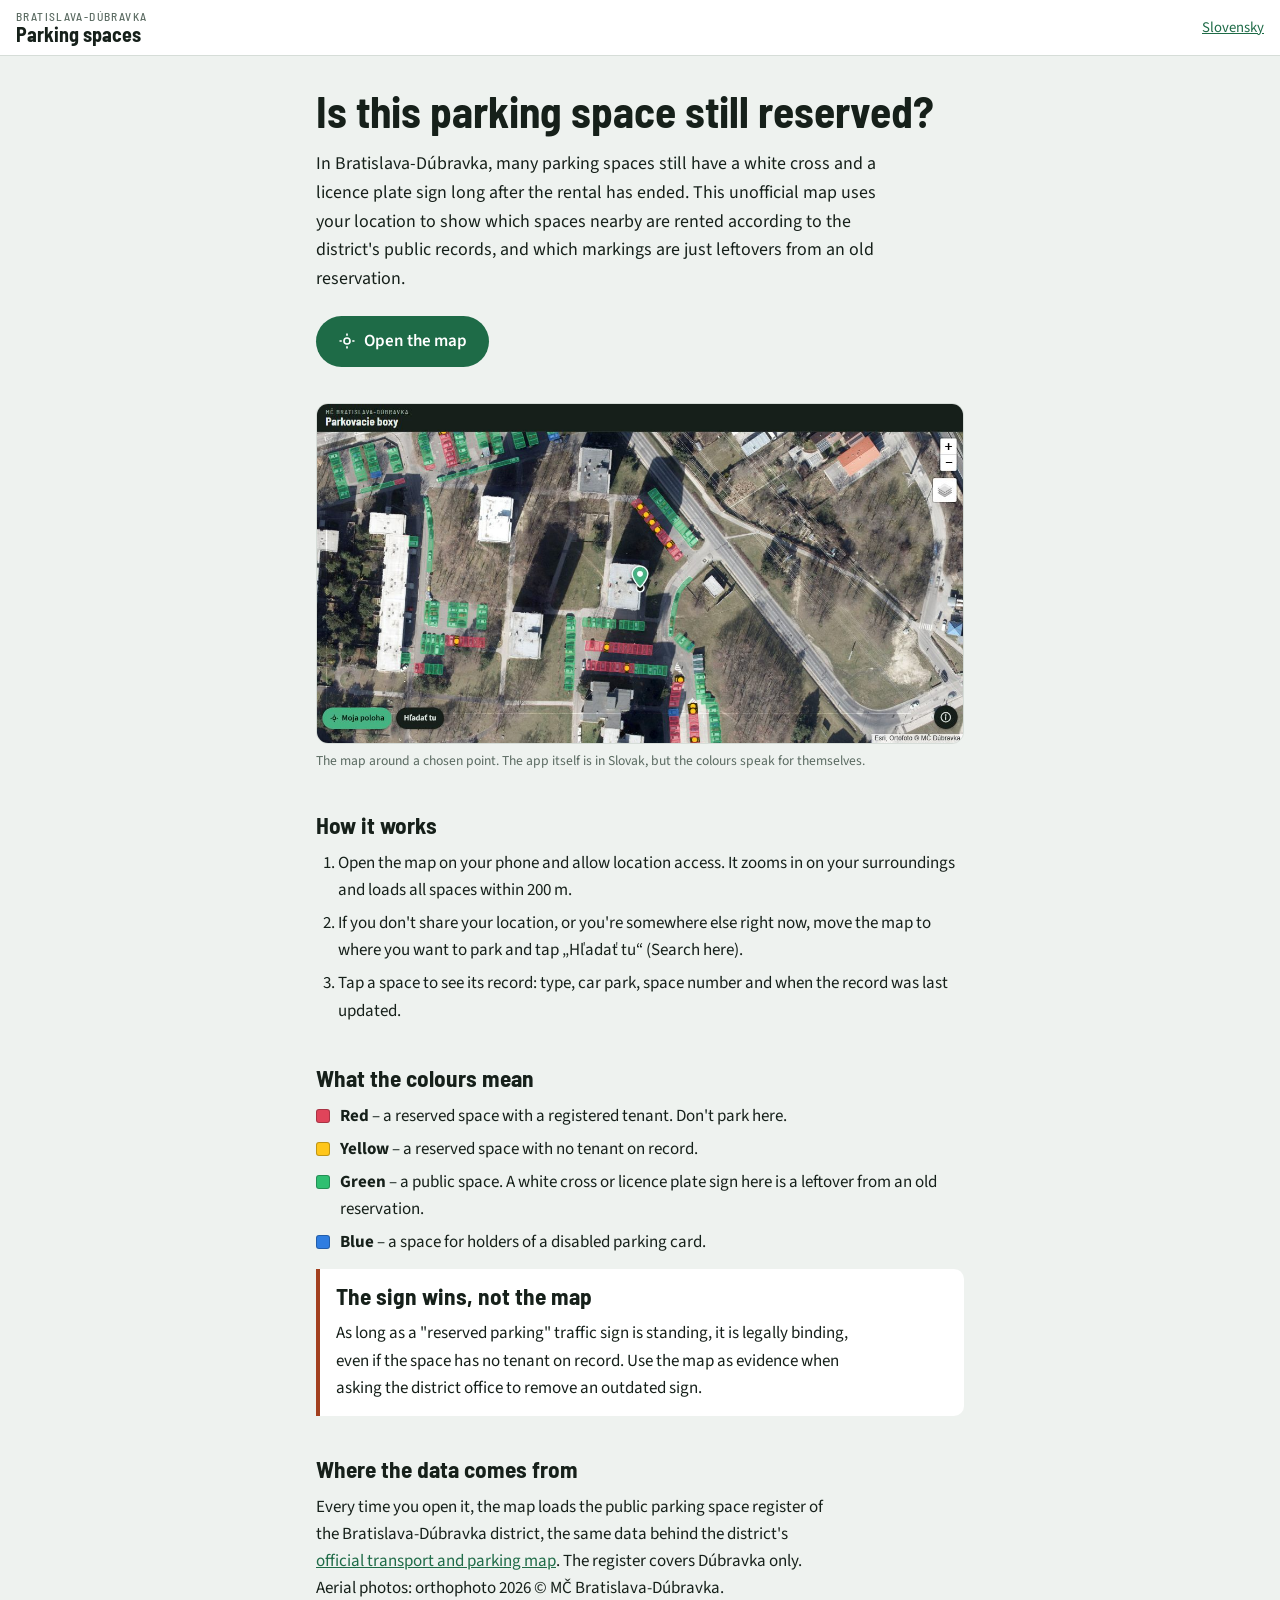
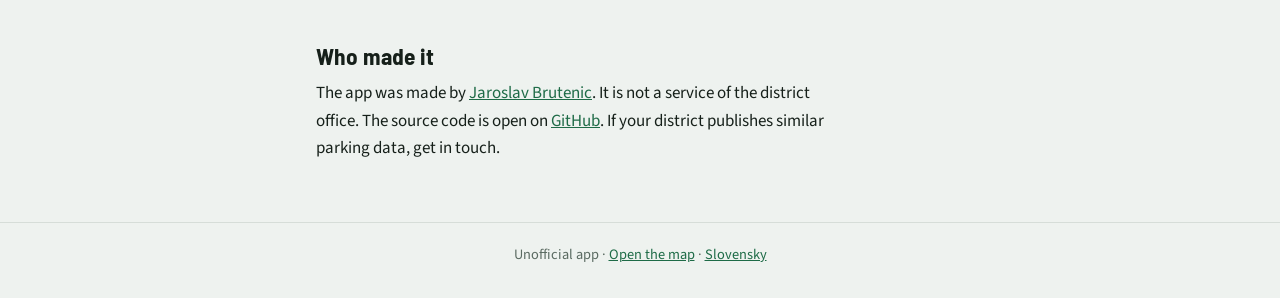
<file: about/index.html>
<!doctype html>
<html lang="en">
<head>
<meta charset="utf-8">
<meta name="viewport" content="width=device-width,initial-scale=1,viewport-fit=cover">
<title>Is this parking space in Dúbravka still reserved?</title>
<meta name="description" content="A white cross and a licence plate sign in Bratislava-Dúbravka don't always mean a valid reservation. This unofficial map shows which spaces are rented.">
<meta name="author" content="Jaroslav Brutenic">
<meta name="theme-color" content="#1e6b47">
<link rel="canonical" href="https://parkovanie.brutenic.sk/about/">
<link rel="alternate" hreflang="sk" href="https://parkovanie.brutenic.sk/o-aplikacii/">
<link rel="alternate" hreflang="en" href="https://parkovanie.brutenic.sk/about/">
<link rel="alternate" hreflang="x-default" href="https://parkovanie.brutenic.sk/o-aplikacii/">
<link rel="icon" href="../favicon.ico" sizes="48x48">
<link rel="icon" href="../favicon.svg" type="image/svg+xml">
<link rel="apple-touch-icon" href="../apple-touch-icon.png">
<meta property="og:type" content="article">
<meta property="og:site_name" content="Dúbravka parking map">
<meta property="og:locale" content="en_GB">
<meta property="og:url" content="https://parkovanie.brutenic.sk/about/">
<meta property="og:title" content="Is this parking space in Dúbravka still reserved?">
<meta property="og:description" content="An unofficial map that shows which reserved parking spaces in Bratislava-Dúbravka are rented and which markings are just leftovers.">
<meta property="og:image" content="https://parkovanie.brutenic.sk/og.jpg">
<meta property="og:image:width" content="1200">
<meta property="og:image:height" content="630">
<meta name="twitter:card" content="summary_large_image">
<link rel="preconnect" href="https://fonts.googleapis.com">
<link rel="preconnect" href="https://fonts.gstatic.com" crossorigin>
<link rel="stylesheet" href="https://fonts.googleapis.com/css2?family=Barlow+Semi+Condensed:wght@500;600;700&family=Source+Sans+3:wght@400;600&display=swap">
<link rel="stylesheet" href="../page.css">
</head>
<body>
<header class="bar">
  <a class="brand" href="../"><span>Bratislava-Dúbravka</span>Parking spaces</a>
  <a class="lang" href="../o-aplikacii/" hreflang="sk" lang="sk">Slovensky</a>
</header>

<main>
  <h1>Is this parking space still reserved?</h1>
  <p class="lead">In Bratislava-Dúbravka, many parking spaces still have a white cross and a licence plate sign long after the rental has ended. This unofficial map uses your location to show which spaces nearby are rented according to the district's public records, and which markings are just leftovers from an old reservation.</p>
  <a class="cta" href="../">
    <svg viewBox="0 0 24 24" fill="none" stroke="currentColor" stroke-width="2.2" aria-hidden="true"><circle cx="12" cy="12" r="4"/><path d="M12 2v3M12 19v3M2 12h3M19 12h3"/></svg>
    Open the map
  </a>

  <figure>
    <img src="../og.jpg" width="1200" height="630" loading="lazy" alt="Aerial map of a car park in Dúbravka: red rented spaces, yellow reserved spaces without a tenant and green public spaces.">
    <figcaption>The map around a chosen point. The app itself is in Slovak, but the colours speak for themselves.</figcaption>
  </figure>

  <h2>How it works</h2>
  <ol>
    <li>Open the map on your phone and allow location access. It zooms in on your surroundings and loads all spaces within 200 m.</li>
    <li>If you don't share your location, or you're somewhere else right now, move the map to where you want to park and tap <span lang="sk">„Hľadať tu“</span> (Search here).</li>
    <li>Tap a space to see its record: type, car park, space number and when the record was last updated.</li>
  </ol>

  <h2>What the colours mean</h2>
  <ul class="colors">
    <li><span class="sw" style="--c:var(--st-rented)"></span><span><b>Red</b> – a reserved space with a registered tenant. Don't park here.</span></li>
    <li><span class="sw" style="--c:var(--st-free)"></span><span><b>Yellow</b> – a reserved space with no tenant on record.</span></li>
    <li><span class="sw" style="--c:var(--st-public)"></span><span><b>Green</b> – a public space. A white cross or licence plate sign here is a leftover from an old reservation.</span></li>
    <li><span class="sw" style="--c:var(--st-ztp)"></span><span><b>Blue</b> – a space for holders of a disabled parking card.</span></li>
  </ul>

  <div class="note">
    <h2>The sign wins, not the map</h2>
    <p>As long as a "reserved parking" traffic sign is standing, it is legally binding, even if the space has no tenant on record. Use the map as evidence when asking the district office to remove an outdated sign.</p>
  </div>

  <h2>Where the data comes from</h2>
  <p>Every time you open it, the map loads the public parking space register of the Bratislava-Dúbravka district, the same data behind the district's <a href="https://experience.arcgis.com/experience/76efb37084c94cdebe96223008a90522">official transport and parking map</a>. The register covers Dúbravka only. Aerial photos: orthophoto 2026 © MČ Bratislava-Dúbravka.</p>

  <h2>Who made it</h2>
  <p>The app was made by <a href="https://www.linkedin.com/in/jaroslavbrutenic/" rel="author">Jaroslav Brutenic</a>. It is not a service of the district office. The source code is open on <a href="https://github.com/jaro-brutenic/parkovaniedubravka">GitHub</a>. If your district publishes similar parking data, get in touch.</p>
</main>

<footer>
  <p>Unofficial app · <a href="../">Open the map</a> · <a href="../o-aplikacii/" hreflang="sk" lang="sk">Slovensky</a></p>
</footer>
</body>
</html>
</file>
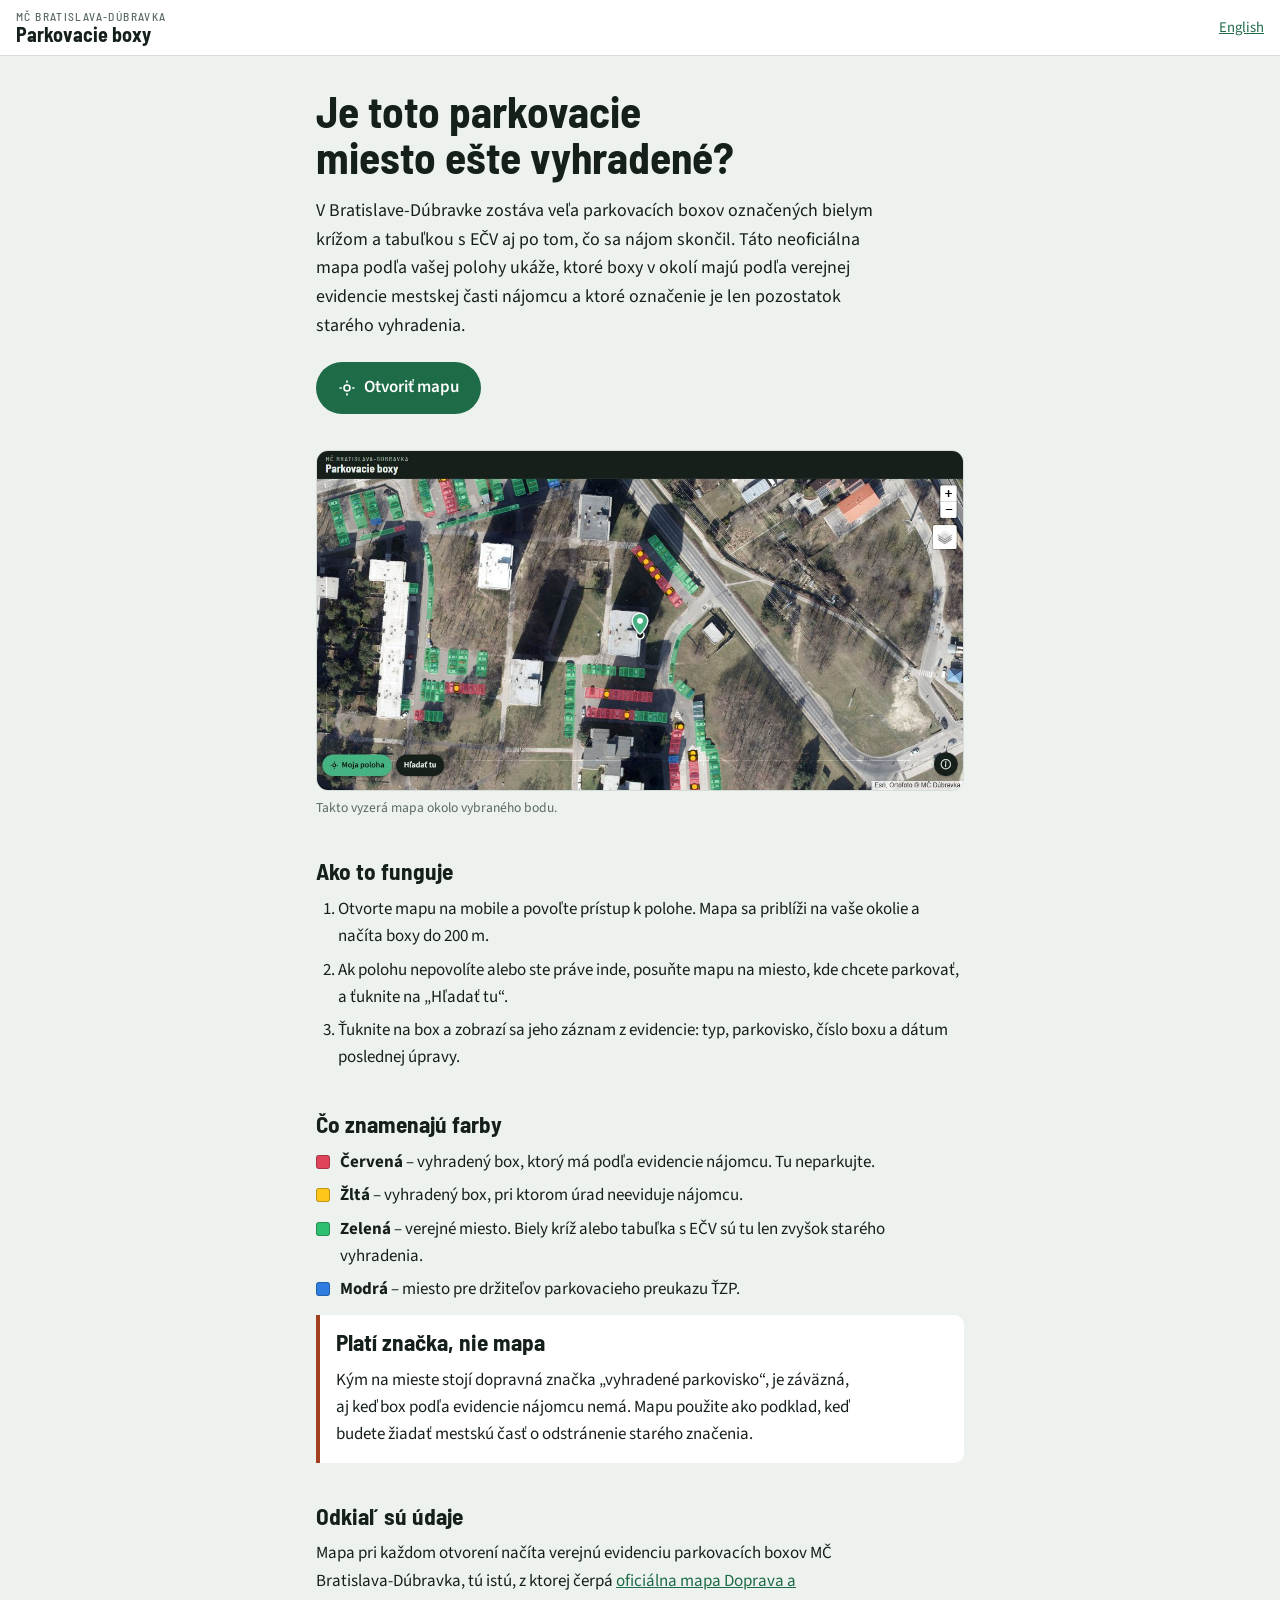
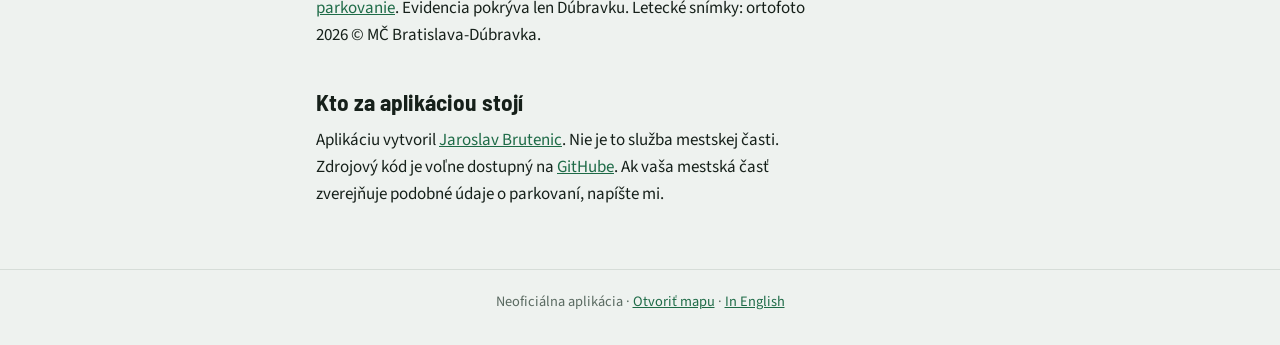
<file: o-aplikacii/index.html>
<!doctype html>
<html lang="sk">
<head>
<meta charset="utf-8">
<meta name="viewport" content="width=device-width,initial-scale=1,viewport-fit=cover">
<title>Je parkovacie miesto v Dúbravke ešte vyhradené?</title>
<meta name="description" content="Biely kríž a tabuľka s EČV na parkovisku v Dúbravke nemusia znamenať platné vyhradenie. Neoficiálna mapa ukáže, ktoré boxy majú podľa evidencie MČ nájomcu.">
<meta name="author" content="Jaroslav Brutenic">
<meta name="theme-color" content="#1e6b47">
<link rel="canonical" href="https://parkovanie.brutenic.sk/o-aplikacii/">
<link rel="alternate" hreflang="sk" href="https://parkovanie.brutenic.sk/o-aplikacii/">
<link rel="alternate" hreflang="en" href="https://parkovanie.brutenic.sk/about/">
<link rel="alternate" hreflang="x-default" href="https://parkovanie.brutenic.sk/o-aplikacii/">
<link rel="icon" href="../favicon.ico" sizes="48x48">
<link rel="icon" href="../favicon.svg" type="image/svg+xml">
<link rel="apple-touch-icon" href="../apple-touch-icon.png">
<meta property="og:type" content="article">
<meta property="og:site_name" content="Parkovacie boxy Dúbravka">
<meta property="og:locale" content="sk_SK">
<meta property="og:url" content="https://parkovanie.brutenic.sk/o-aplikacii/">
<meta property="og:title" content="Je parkovacie miesto v Dúbravke ešte vyhradené?">
<meta property="og:description" content="Neoficiálna mapa ukáže, ktoré vyhradené boxy v Dúbravke majú nájomcu a ktoré označenie je len pozostatok.">
<meta property="og:image" content="https://parkovanie.brutenic.sk/og.jpg">
<meta property="og:image:width" content="1200">
<meta property="og:image:height" content="630">
<meta name="twitter:card" content="summary_large_image">
<link rel="preconnect" href="https://fonts.googleapis.com">
<link rel="preconnect" href="https://fonts.gstatic.com" crossorigin>
<link rel="stylesheet" href="https://fonts.googleapis.com/css2?family=Barlow+Semi+Condensed:wght@500;600;700&family=Source+Sans+3:wght@400;600&display=swap">
<link rel="stylesheet" href="../page.css">
</head>
<body>
<header class="bar">
  <a class="brand" href="../"><span>MČ Bratislava-Dúbravka</span>Parkovacie boxy</a>
  <a class="lang" href="../about/" hreflang="en" lang="en">English</a>
</header>

<main>
  <h1>Je toto parkovacie miesto ešte vyhradené?</h1>
  <p class="lead">V Bratislave-Dúbravke zostáva veľa parkovacích boxov označených bielym krížom a tabuľkou s EČV aj po tom, čo sa nájom skončil. Táto neoficiálna mapa podľa vašej polohy ukáže, ktoré boxy v okolí majú podľa verejnej evidencie mestskej časti nájomcu a ktoré označenie je len pozostatok starého vyhradenia.</p>
  <a class="cta" href="../">
    <svg viewBox="0 0 24 24" fill="none" stroke="currentColor" stroke-width="2.2" aria-hidden="true"><circle cx="12" cy="12" r="4"/><path d="M12 2v3M12 19v3M2 12h3M19 12h3"/></svg>
    Otvoriť mapu
  </a>

  <figure>
    <img src="../og.jpg" width="1200" height="630" loading="lazy" alt="Letecká mapa parkoviska v Dúbravke: červené prenajaté boxy, žlté vyhradené boxy bez nájomcu a zelené verejné miesta.">
    <figcaption>Takto vyzerá mapa okolo vybraného bodu.</figcaption>
  </figure>

  <h2>Ako to funguje</h2>
  <ol>
    <li>Otvorte mapu na mobile a povoľte prístup k polohe. Mapa sa priblíži na vaše okolie a načíta boxy do 200 m.</li>
    <li>Ak polohu nepovolíte alebo ste práve inde, posuňte mapu na miesto, kde chcete parkovať, a ťuknite na „Hľadať tu“.</li>
    <li>Ťuknite na box a zobrazí sa jeho záznam z evidencie: typ, parkovisko, číslo boxu a dátum poslednej úpravy.</li>
  </ol>

  <h2>Čo znamenajú farby</h2>
  <ul class="colors">
    <li><span class="sw" style="--c:var(--st-rented)"></span><span><b>Červená</b> – vyhradený box, ktorý má podľa evidencie nájomcu. Tu neparkujte.</span></li>
    <li><span class="sw" style="--c:var(--st-free)"></span><span><b>Žltá</b> – vyhradený box, pri ktorom úrad neeviduje nájomcu.</span></li>
    <li><span class="sw" style="--c:var(--st-public)"></span><span><b>Zelená</b> – verejné miesto. Biely kríž alebo tabuľka s EČV sú tu len zvyšok starého vyhradenia.</span></li>
    <li><span class="sw" style="--c:var(--st-ztp)"></span><span><b>Modrá</b> – miesto pre držiteľov parkovacieho preukazu ŤZP.</span></li>
  </ul>

  <div class="note">
    <h2>Platí značka, nie mapa</h2>
    <p>Kým na mieste stojí dopravná značka „vyhradené parkovisko“, je záväzná, aj keď box podľa evidencie nájomcu nemá. Mapu použite ako podklad, keď budete žiadať mestskú časť o odstránenie starého značenia.</p>
  </div>

  <h2>Odkiaľ sú údaje</h2>
  <p>Mapa pri každom otvorení načíta verejnú evidenciu parkovacích boxov MČ Bratislava-Dúbravka, tú istú, z ktorej čerpá <a href="https://experience.arcgis.com/experience/76efb37084c94cdebe96223008a90522">oficiálna mapa Doprava a parkovanie</a>. Evidencia pokrýva len Dúbravku. Letecké snímky: ortofoto 2026 © MČ Bratislava-Dúbravka.</p>

  <h2>Kto za aplikáciou stojí</h2>
  <p>Aplikáciu vytvoril <a href="https://www.linkedin.com/in/jaroslavbrutenic/" rel="author">Jaroslav Brutenic</a>. Nie je to služba mestskej časti. Zdrojový kód je voľne dostupný na <a href="https://github.com/jaro-brutenic/parkovaniedubravka">GitHube</a>. Ak vaša mestská časť zverejňuje podobné údaje o parkovaní, napíšte mi.</p>
</main>

<footer>
  <p>Neoficiálna aplikácia · <a href="../">Otvoriť mapu</a> · <a href="../about/" hreflang="en" lang="en">In English</a></p>
</footer>
</body>
</html>
</file>
<file: page.css>
/* Shared styles for the text pages (o-aplikacii/, about/). Colour tokens match the map app. */
:root{
  --bg:#eef2ef; --surface:#ffffff; --fg:#16201a; --muted:#5a6a61; --line:#d6ddd8;
  --accent:#1e6b47; --accent-fg:#ffffff; --warn:#a2401f;
  --st-public:#2fbf71; --st-free:#ffc61a; --st-rented:#e0445a; --st-ztp:#2f7de1;
  --font-display:"Barlow Semi Condensed","Arial Narrow",system-ui,sans-serif;
  --font-body:"Source Sans 3",system-ui,-apple-system,"Segoe UI",Roboto,sans-serif;
  color-scheme:light;
}
@media (prefers-color-scheme: dark){
  :root:not([data-theme="light"]){ --bg:#0f1512; --surface:#171f1b; --fg:#e5ebe7; --muted:#97a69d; --line:#2a3530; --accent:#46b383; --accent-fg:#08110c; --warn:#f08a64; color-scheme:dark; }
}
:root[data-theme="dark"]{ --bg:#0f1512; --surface:#171f1b; --fg:#e5ebe7; --muted:#97a69d; --line:#2a3530; --accent:#46b383; --accent-fg:#08110c; --warn:#f08a64; color-scheme:dark; }

*{box-sizing:border-box}
body{margin:0;background:var(--bg);color:var(--fg);font:17px/1.6 var(--font-body);-webkit-text-size-adjust:100%}
a{color:var(--accent)}
:focus-visible{outline:2px solid var(--accent);outline-offset:2px}

.bar{display:flex;align-items:center;justify-content:space-between;gap:12px;background:var(--surface);border-bottom:1px solid var(--line);
  padding-top:calc(10px + env(safe-area-inset-top,0px));padding-bottom:10px;
  padding-left:max(16px,env(safe-area-inset-left,0px));padding-right:max(16px,env(safe-area-inset-right,0px))}
.brand{color:inherit;text-decoration:none;font:700 1.25rem/1.1 var(--font-display)}
.brand span{display:block;font-weight:500;font-size:.72rem;letter-spacing:.12em;text-transform:uppercase;color:var(--muted)}
.bar .lang{font-size:.92rem;white-space:nowrap}

main{max-width:680px;margin:0 auto;padding:32px 16px 48px}
h1{font:700 clamp(2rem,7vw,2.7rem)/1.08 var(--font-display);margin:0 0 16px;text-wrap:balance}
h2{font:700 1.45rem/1.2 var(--font-display);margin:40px 0 10px;text-wrap:balance}
p{margin:0 0 12px;max-width:65ch}
.lead{font-size:1.12rem}
ol,ul{margin:0 0 12px;padding-left:1.3em}
li{margin:0 0 6px}

.cta{display:inline-flex;align-items:center;gap:8px;margin:10px 0 4px;padding:12px 22px;border-radius:999px;
  background:var(--accent);color:var(--accent-fg);font-weight:600;text-decoration:none}
.cta svg{width:18px;height:18px}

figure{margin:32px 0 0}
figure img{display:block;width:100%;height:auto;border-radius:12px;border:1px solid var(--line)}
figcaption{font-size:.85rem;color:var(--muted);margin-top:6px}

.colors{list-style:none;padding:0}
.colors li{display:flex;gap:10px;align-items:baseline}
.sw{width:14px;height:14px;border-radius:3px;flex:none;background:var(--c);border:1px solid rgba(0,0,0,.25);transform:translateY(2px)}
.note{border-left:4px solid var(--warn);background:var(--surface);padding:14px 16px;border-radius:0 10px 10px 0}
.note h2{margin-top:0}
.note p:last-child{margin:0}

footer{border-top:1px solid var(--line);color:var(--muted);font-size:.9rem;padding:20px 16px 32px;text-align:center}
footer p{margin:0 auto}
</file>
